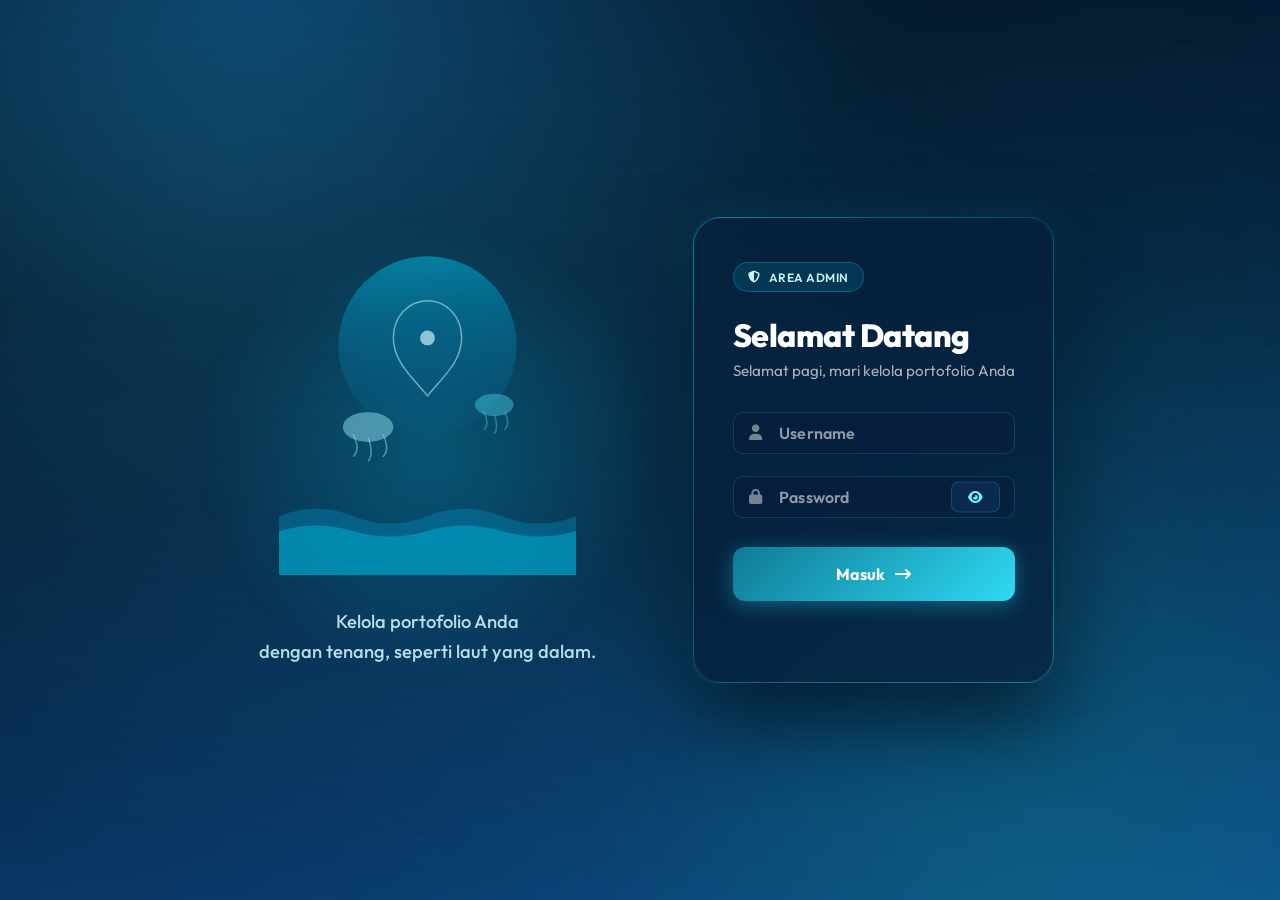
<file: Frontend/admin/akun.html>
<!DOCTYPE html>
<html lang="id">
<head>
    <meta charset="UTF-8">
    <meta name="viewport" content="width=device-width, initial-scale=1.0">
    <title>Akun — Ocean Admin</title>
    <link rel="preconnect" href="https://fonts.googleapis.com">
    <link href="https://fonts.googleapis.com/css2?family=Plus+Jakarta+Sans:wght@300;400;500;600;700;800&family=Inter:wght@300;400;500;600&display=swap" rel="stylesheet">
    <link rel="stylesheet" href="https://cdnjs.cloudflare.com/ajax/libs/font-awesome/6.4.0/css/all.min.css">
    <link rel="stylesheet" href="css/base.css">
</head>
<body>
    <div class="sidebar-overlay" id="sidebarOverlay"></div>
    <aside class="sidebar" id="sidebar">
        <div class="sidebar-logo">
            <div class="sidebar-logo-icon">🌊</div>
            <div class="sidebar-logo-text"><strong>Portfolio</strong><small>Admin Panel</small></div>
        </div>
        <div class="sidebar-profile">
            <div class="sidebar-avatar">A</div>
            <div class="sidebar-profile-info">
                <div class="sidebar-profile-name">Administrator</div>
                <div class="sidebar-profile-role">Super Admin</div>
            </div>
            <div class="sidebar-status"></div>
        </div>
        <nav>
            <span class="nav-section-label">Navigation</span>
            <a href="dashboard.html"><span class="nav-icon"><i class="fas fa-gauge-high"></i></span>Dashboard</a>
            <a href="profiles.html"><span class="nav-icon"><i class="fas fa-user-circle"></i></span>Profil</a>
            <a href="akun.html" class="active"><span class="nav-icon"><i class="fas fa-shield-halved"></i></span>Akun</a>
            <div class="sidebar-divider"></div>
            <span class="nav-section-label">Content</span>
            <a href="experience.html"><span class="nav-icon"><i class="fas fa-briefcase"></i></span>Experience</a>
            <a href="projects.html"><span class="nav-icon"><i class="fas fa-folder-open"></i></span>Projects</a>
            <a href="skills.html"><span class="nav-icon"><i class="fas fa-code"></i></span>Skills</a>
        </nav>
        <div class="sidebar-footer">
            <a href="../../index.html"><i class="fas fa-arrow-up-right-from-square" style="color:var(--cyan-400)"></i>Lihat Website</a>
        </div>
    </aside>

    <main class="content">
        <nav class="top-nav">
            <div class="page-title-wrap" style="display:flex;align-items:center;gap:14px">
                <button class="mobile-menu-btn" id="mobileMenuBtn"><i class="fas fa-bars"></i></button>
                <div>
                    <h2>Akun</h2>
                    <div class="page-breadcrumb">Admin / <span>Keamanan Akun</span></div>
                </div>
            </div>
            <div class="top-nav-right">
                <button id="logoutBtn"><i class="fas fa-right-from-bracket"></i> Logout</button>
            </div>
        </nav>

        <div style="max-width:500px">
            <form id="passwordForm" class="panel form-grid">
                <div style="margin-bottom:4px">
                    <div style="display:flex;align-items:center;gap:12px;margin-bottom:6px">
                        <div style="width:42px;height:42px;background:linear-gradient(135deg,rgba(244,63,94,0.15),rgba(244,63,94,0.05));border:1px solid rgba(244,63,94,0.2);border-radius:12px;display:flex;align-items:center;justify-content:center;font-size:18px;flex-shrink:0">
                            🔐
                        </div>
                        <div>
                            <h3 style="font-family:'Plus Jakarta Sans',sans-serif;font-size:16px;font-weight:700;color:var(--text)">Ganti Password Admin</h3>
                            <p style="font-size:12px;color:var(--text-muted);margin-top:2px">Pastikan password baru cukup kuat dan aman.</p>
                        </div>
                    </div>
                </div>

                <label>Password Lama
                    <div style="position:relative">
                        <input id="oldPassword" type="password" required placeholder="Masukkan password lama" style="padding-right:44px">
                    </div>
                </label>

                <label>Password Baru
                    <div style="position:relative">
                        <input id="newPassword" type="password" required placeholder="Masukkan password baru" style="padding-right:44px">
                    </div>
                </label>

                <div style="background:rgba(245,158,11,0.08);border:1px solid rgba(245,158,11,0.2);border-radius:10px;padding:12px 14px;display:flex;align-items:flex-start;gap:10px">
                    <i class="fas fa-triangle-exclamation" style="color:#f59e0b;margin-top:1px;font-size:13px;flex-shrink:0"></i>
                    <p style="font-size:12px;color:#fbbf24;line-height:1.5">Gunakan minimal 8 karakter dengan kombinasi huruf besar, angka, dan simbol untuk keamanan optimal.</p>
                </div>

                <button type="submit">
                    <i class="fas fa-lock"></i> Perbarui Password
                </button>
                <p id="passwordMessage" class="message"></p>
            </form>
        </div>
    </main>

    <script src="js/base.js"></script>
    <script src="js/akun.js"></script>
    <script>
        const sidebar = document.getElementById('sidebar');
        const overlay = document.getElementById('sidebarOverlay');
        document.getElementById('mobileMenuBtn').addEventListener('click', () => {
            sidebar.classList.toggle('open'); overlay.classList.toggle('active');
        });
        overlay.addEventListener('click', () => { sidebar.classList.remove('open'); overlay.classList.remove('active'); });
    </script>
</body>
</html>
</file>
<file: Frontend/admin/css/base.css>
/* =========================================================
   OCEAN LUXURY — Design System
   ========================================================= */
@import url('https://fonts.googleapis.com/css2?family=Plus+Jakarta+Sans:wght@300;400;500;600;700;800&family=Inter:wght@300;400;500;600&display=swap');

:root {
  /* Ocean Palette */
  --ocean-900: #03101f;
  --ocean-800: #061f3c;
  --ocean-700: #0a1f3d;
  --ocean-600: #0d2b52;
  --ocean-500: #0e3a6e;
  --ocean-400: #1a5fa0;
  --ocean-300: #2480c8;
  --ocean-200: #38b2f0;
  --ocean-100: #90d8f7;
  --ocean-50:  #e0f4fe;

  --cyan-500: #2fd9f2;
  --cyan-400: #2fd9f2;
  --cyan-300: #7aedf7;
  --teal-500: #0fb88f;
  --emerald-500: #0fb88f;
  --emerald-400: #0fb88f;

  /* Glass System */
  --glass-bg: rgba(13, 43, 82, 0.45);
  --glass-border: rgba(56, 178, 240, 0.18);
  --glass-highlight: rgba(255,255,255,0.07);
  --glass-shine: rgba(144, 216, 247, 0.12);

  /* Semantic */
  --bg: var(--ocean-900);
  --surface: var(--glass-bg);
  --surface-hover: rgba(13, 43, 82, 0.65);
  --text: #e8f4fd;
  --text-muted: #7ab8d8;
  --text-subtle: #4a8aad;
  --border: var(--glass-border);
  --primary: #0f7a96;
  --primary-glow: rgba(47, 217, 242, 0.3);
  --danger: #f43f5e;
  --danger-glow: rgba(244, 63, 94, 0.35);
  --success: #10b981;
  --warning: #f59e0b;

  /* Sidebar */
  --sidebar-w: 260px;

  /* Shadows */
  --shadow-sm: 0 2px 8px rgba(2,9,23,0.4);
  --shadow-md: 0 8px 32px rgba(2,9,23,0.6), 0 0 0 1px rgba(56,178,240,0.08);
  --shadow-lg: 0 16px 64px rgba(2,9,23,0.8), 0 0 0 1px rgba(56,178,240,0.1);
  --shadow-glow: 0 0 32px rgba(36,128,200,0.25);

  /* Radius */
  --r-sm: 8px;
  --r-md: 12px;
  --r-lg: 18px;
  --r-xl: 24px;

  /* Transitions */
  --ease: cubic-bezier(0.23, 1, 0.32, 1);
  --ease-spring: cubic-bezier(0.34, 1.56, 0.64, 1);

  font-family: 'Inter', 'Plus Jakarta Sans', system-ui, sans-serif;
}

/* ── Reset ── */
*, *::before, *::after { box-sizing: border-box; margin: 0; padding: 0; }
html { scroll-behavior: smooth; }

body {
  min-height: 100vh;
  background: var(--ocean-900);
  color: var(--text);
  display: grid;
  grid-template-columns: var(--sidebar-w) 1fr;
  grid-template-rows: 1fr;
  position: relative;
  overflow-x: hidden;
}

/* ── Ocean Background ── */
body::before {
  content: '';
  position: fixed;
  inset: 0;
  background:
    radial-gradient(ellipse 80% 60% at 20% 0%, rgba(12,77,140,0.55) 0%, transparent 60%),
    radial-gradient(ellipse 60% 80% at 80% 100%, rgba(15,184,143,0.12) 0%, transparent 55%),
    radial-gradient(ellipse 40% 40% at 50% 50%, rgba(6,31,60,0.8) 0%, transparent 70%),
    linear-gradient(165deg, #03101f 0%, #061f3c 45%, #0c4d8c 100%);
  pointer-events: none;
  z-index: 0;
}

/* Subtle animated depth lines */
body::after {
  content: '';
  position: fixed;
  inset: 0;
  background-image:
    repeating-linear-gradient(0deg, transparent, transparent 60px, rgba(56,178,240,0.025) 60px, rgba(56,178,240,0.025) 61px);
  pointer-events: none;
  z-index: 0;
}

/* =========================================================
   SIDEBAR
   ========================================================= */
.sidebar {
  position: fixed;
  top: 0; left: 0;
  width: var(--sidebar-w);
  height: 100vh;
  background: rgba(7,20,40,0.7);
  backdrop-filter: blur(24px) saturate(180%);
  -webkit-backdrop-filter: blur(24px) saturate(180%);
  border-right: 1px solid rgba(56,178,240,0.12);
  display: flex;
  flex-direction: column;
  z-index: 100;
  padding: 0;
  overflow: hidden;
}

.sidebar::before {
  content: '';
  position: absolute;
  top: 0; left: 0; right: 0;
  height: 1px;
  background: linear-gradient(90deg, transparent, rgba(56,178,240,0.5), transparent);
}

/* Logo Area */
.sidebar-logo {
  padding: 28px 24px 20px;
  display: flex;
  align-items: center;
  gap: 12px;
  border-bottom: 1px solid rgba(56,178,240,0.08);
}

.sidebar-logo-icon {
  width: 38px; height: 38px;
  background: linear-gradient(135deg, #2480c8, #06b6d4);
  border-radius: 10px;
  display: flex; align-items: center; justify-content: center;
  font-size: 18px;
  box-shadow: 0 0 20px rgba(36,128,200,0.5);
  flex-shrink: 0;
  animation: logoFloat 4s ease-in-out infinite;
}

@keyframes logoFloat {
  0%, 100% { transform: translateY(0); box-shadow: 0 0 20px rgba(36,128,200,0.5); }
  50% { transform: translateY(-3px); box-shadow: 0 8px 28px rgba(36,128,200,0.7); }
}

.sidebar-logo-text {
  display: flex; flex-direction: column;
}

.sidebar-logo-text strong {
  font-family: 'Plus Jakarta Sans', sans-serif;
  font-size: 16px; font-weight: 800;
  color: #e8f4fd;
  letter-spacing: -0.3px;
  line-height: 1;
}

.sidebar-logo-text small {
  font-size: 10px; font-weight: 500;
  color: var(--cyan-400);
  letter-spacing: 1.5px;
  text-transform: uppercase;
  margin-top: 3px;
}

/* Profile Mini */
.sidebar-profile {
  padding: 16px 20px;
  display: flex;
  align-items: center;
  gap: 12px;
  border-bottom: 1px solid rgba(56,178,240,0.08);
}

.sidebar-avatar {
  width: 36px; height: 36px;
  background: linear-gradient(135deg, #1a5fa0, #06b6d4);
  border-radius: 50%;
  display: flex; align-items: center; justify-content: center;
  font-size: 14px; font-weight: 700; color: #fff;
  border: 2px solid rgba(56,178,240,0.3);
  flex-shrink: 0;
}

.sidebar-profile-info {
  flex: 1; overflow: hidden;
}

.sidebar-profile-name {
  font-size: 13px; font-weight: 600; color: var(--text);
  white-space: nowrap; overflow: hidden; text-overflow: ellipsis;
}

.sidebar-profile-role {
  font-size: 11px; color: var(--text-muted);
  margin-top: 1px;
}

.sidebar-status {
  width: 8px; height: 8px;
  background: var(--emerald-400);
  border-radius: 50%;
  box-shadow: 0 0 6px rgba(52,211,153,0.8);
  flex-shrink: 0;
  animation: pulse 2s ease-in-out infinite;
}

@keyframes pulse {
  0%, 100% { opacity: 1; transform: scale(1); }
  50% { opacity: 0.6; transform: scale(0.85); }
}

/* Nav */
.sidebar nav {
  flex: 1;
  padding: 16px 12px;
  display: flex;
  flex-direction: column;
  gap: 3px;
  overflow-y: auto;
}

.nav-section-label {
  font-size: 10px; font-weight: 600;
  color: var(--text-subtle);
  letter-spacing: 1.8px;
  text-transform: uppercase;
  padding: 12px 12px 6px;
}

.sidebar nav a {
  display: flex;
  align-items: center;
  gap: 11px;
  padding: 10px 12px;
  border-radius: var(--r-sm);
  text-decoration: none;
  color: var(--text-muted);
  font-size: 14px; font-weight: 500;
  position: relative;
  transition: all 0.2s var(--ease);
  overflow: hidden;
}

.sidebar nav a::before {
  content: '';
  position: absolute;
  inset: 0;
  background: rgba(36,128,200,0.08);
  opacity: 0;
  border-radius: var(--r-sm);
  transition: opacity 0.2s;
}

.sidebar nav a:hover {
  color: var(--ocean-100);
  transform: translateX(3px);
}

.sidebar nav a:hover::before { opacity: 1; }

.sidebar nav a.active {
  background: linear-gradient(135deg, rgba(36,128,200,0.25), rgba(6,182,212,0.15));
  color: var(--cyan-300);
  border: 1px solid rgba(56,178,240,0.2);
  box-shadow: 0 0 16px rgba(36,128,200,0.15), inset 0 1px 0 rgba(255,255,255,0.05);
}

.sidebar nav a.active::after {
  content: '';
  position: absolute;
  left: 0; top: 20%; bottom: 20%;
  width: 3px;
  background: linear-gradient(180deg, #2480c8, #06b6d4);
  border-radius: 0 2px 2px 0;
  box-shadow: 0 0 8px rgba(36,128,200,0.7);
}

.nav-icon {
  font-size: 15px; width: 20px; text-align: center;
  flex-shrink: 0;
}

.nav-badge {
  margin-left: auto;
  background: var(--primary);
  color: #fff;
  font-size: 10px; font-weight: 700;
  padding: 2px 7px;
  border-radius: 20px;
  box-shadow: 0 0 8px var(--primary-glow);
}

/* Sidebar divider */
.sidebar-divider {
  height: 1px;
  background: linear-gradient(90deg, transparent, rgba(56,178,240,0.15), transparent);
  margin: 8px 12px;
}

/* Sidebar footer */
.sidebar-footer {
  padding: 12px;
  border-top: 1px solid rgba(56,178,240,0.08);
}

.sidebar-footer a {
  display: flex; align-items: center; gap: 10px;
  padding: 10px 12px;
  border-radius: var(--r-sm);
  color: var(--text-muted);
  font-size: 14px; font-weight: 500;
  text-decoration: none;
  transition: all 0.2s var(--ease);
}

.sidebar-footer a:hover {
  background: rgba(56,178,240,0.08);
  color: var(--cyan-300);
  transform: translateX(3px);
}

/* =========================================================
   MAIN CONTENT
   ========================================================= */
.content {
  grid-column: 2;
  min-height: 100vh;
  padding: 0 32px 40px;
  position: relative;
  z-index: 1;
}

/* =========================================================
   NAVBAR (Top Header)
   ========================================================= */
.top-nav {
  position: sticky; top: 0;
  display: flex; align-items: center; justify-content: space-between;
  gap: 20px;
  padding: 16px 0;
  margin-bottom: 32px;
  border-bottom: 1px solid rgba(56,178,240,0.08);
  background: rgba(2,9,23,0.6);
  backdrop-filter: blur(20px);
  -webkit-backdrop-filter: blur(20px);
  z-index: 50;
}

.top-nav::after {
  content: '';
  position: absolute;
  bottom: -1px; left: -32px; right: -32px;
  height: 1px;
  background: linear-gradient(90deg, transparent, rgba(56,178,240,0.2), transparent);
}

.page-title-wrap h2 {
  font-family: 'Plus Jakarta Sans', sans-serif;
  font-size: 22px; font-weight: 700;
  color: var(--text);
  letter-spacing: -0.4px;
  line-height: 1.2;
}

.page-breadcrumb {
  font-size: 12px; color: var(--text-subtle);
  margin-top: 2px;
}

.page-breadcrumb span { color: var(--cyan-400); }

.top-nav-right {
  display: flex; align-items: center; gap: 12px;
}

/* Glass search */
.nav-search {
  display: flex; align-items: center; gap: 8px;
  background: rgba(13,43,82,0.5);
  border: 1px solid rgba(56,178,240,0.15);
  border-radius: 10px;
  padding: 8px 14px;
  transition: all 0.25s var(--ease);
}

.nav-search:focus-within {
  background: rgba(13,43,82,0.8);
  border-color: rgba(56,178,240,0.4);
  box-shadow: 0 0 0 3px rgba(36,128,200,0.15);
}

.nav-search i { color: var(--text-subtle); font-size: 13px; }

.nav-search input {
  background: none; border: none; outline: none;
  color: var(--text);
  font-size: 13px; width: 160px;
  font-family: inherit;
}

.nav-search input::placeholder { color: var(--text-subtle); }

/* Icon buttons */
.nav-icon-btn {
  width: 38px; height: 38px;
  background: rgba(13,43,82,0.5);
  border: 1px solid rgba(56,178,240,0.15);
  border-radius: 10px;
  display: flex; align-items: center; justify-content: center;
  color: var(--text-muted); font-size: 14px;
  cursor: pointer;
  transition: all 0.2s var(--ease);
  position: relative;
}

.nav-icon-btn:hover {
  background: rgba(36,128,200,0.2);
  border-color: rgba(56,178,240,0.35);
  color: var(--cyan-300);
  box-shadow: 0 0 12px rgba(36,128,200,0.2);
}

.nav-dot {
  position: absolute; top: 7px; right: 7px;
  width: 7px; height: 7px;
  background: var(--cyan-400);
  border-radius: 50%;
  border: 1.5px solid var(--ocean-900);
  box-shadow: 0 0 6px rgba(34,211,238,0.8);
}

/* Logout button */
#logoutBtn {
  display: flex; align-items: center; gap: 8px;
  background: rgba(244,63,94,0.1);
  border: 1px solid rgba(244,63,94,0.2);
  color: #fb7185;
  font-size: 13px; font-weight: 500;
  padding: 8px 16px;
  border-radius: 10px;
  cursor: pointer;
  transition: all 0.2s var(--ease);
  font-family: inherit;
}

#logoutBtn:hover {
  background: rgba(244,63,94,0.2);
  border-color: rgba(244,63,94,0.4);
  box-shadow: 0 0 16px rgba(244,63,94,0.2);
  transform: translateY(-1px);
}

/* =========================================================
   GLASS PANEL / CARD
   ========================================================= */
.panel, .item {
  background: rgba(10,28,52,0.6);
  border: 1px solid rgba(56,178,240,0.12);
  border-radius: var(--r-lg);
  padding: 24px;
  margin-bottom: 16px;
  backdrop-filter: blur(12px);
  -webkit-backdrop-filter: blur(12px);
  position: relative;
  overflow: hidden;
  box-shadow: var(--shadow-md);
  transition: transform 0.25s var(--ease), box-shadow 0.25s var(--ease), border-color 0.25s;
}

.panel::before, .item::before {
  content: '';
  position: absolute;
  inset: 0;
  background: linear-gradient(135deg, rgba(255,255,255,0.04) 0%, transparent 60%);
  pointer-events: none;
  border-radius: inherit;
}

.item:hover {
  transform: translateY(-2px);
  box-shadow: 0 16px 48px rgba(2,9,23,0.7), 0 0 0 1px rgba(56,178,240,0.2);
  border-color: rgba(56,178,240,0.22);
}

.item h3 {
  font-family: 'Plus Jakarta Sans', sans-serif;
  font-size: 15px; font-weight: 700;
  color: var(--text);
  margin-bottom: 6px;
}

.item p {
  font-size: 13px; color: var(--text-muted);
  line-height: 1.6;
}

/* =========================================================
   STATS GRID
   ========================================================= */
.stats-grid {
  display: grid;
  grid-template-columns: repeat(auto-fit, minmax(200px, 1fr));
  gap: 16px;
  margin-bottom: 24px;
}

.stat {
  background: rgba(10,28,52,0.6);
  border: 1px solid rgba(56,178,240,0.12);
  border-radius: var(--r-lg);
  padding: 22px 24px;
  backdrop-filter: blur(12px);
  position: relative;
  overflow: hidden;
  transition: transform 0.25s var(--ease), box-shadow 0.25s var(--ease);
  box-shadow: var(--shadow-sm);
}

.stat::after {
  content: '';
  position: absolute;
  top: 0; right: 0;
  width: 80px; height: 80px;
  background: radial-gradient(circle, rgba(36,128,200,0.12), transparent 70%);
  pointer-events: none;
}

.stat:hover {
  transform: translateY(-3px);
  box-shadow: 0 12px 36px rgba(2,9,23,0.6), 0 0 24px rgba(36,128,200,0.12);
}

.stat span {
  display: block;
  font-size: 12px; font-weight: 600;
  color: var(--text-subtle);
  text-transform: uppercase;
  letter-spacing: 1px;
  margin-bottom: 8px;
}

.stat strong {
  display: block;
  font-family: 'Plus Jakarta Sans', sans-serif;
  font-size: 36px; font-weight: 800;
  color: var(--text);
  letter-spacing: -1px;
  line-height: 1;
  background: linear-gradient(135deg, #e8f4fd, #90d8f7);
  -webkit-background-clip: text;
  -webkit-text-fill-color: transparent;
  background-clip: text;
}

/* =========================================================
   FORMS — Ocean Premium
   ========================================================= */
.form-grid {
  display: grid;
  gap: 20px;
  max-width: 680px;
}

label {
  display: flex;
  flex-direction: column;
  gap: 8px;
  font-size: 13px; font-weight: 600;
  color: var(--text-muted);
  letter-spacing: 0.2px;
}

input:not([type=file]):not([type=hidden]):not([type=checkbox]):not([type=radio]),
textarea, select {
  width: 100%;
  background: rgba(7,20,40,0.7);
  border: 1px solid rgba(56,178,240,0.18);
  border-radius: var(--r-sm);
  padding: 11px 14px;
  color: var(--text);
  font: inherit;
  font-size: 14px;
  transition: all 0.22s var(--ease);
  outline: none;
}

input:not([type=file]):not([type=hidden]):not([type=checkbox]):not([type=radio]):focus,
textarea:focus, select:focus {
  border-color: rgba(36,128,200,0.6);
  background: rgba(13,43,82,0.7);
  box-shadow: 0 0 0 3px rgba(36,128,200,0.15), 0 0 16px rgba(36,128,200,0.1);
}

input::placeholder, textarea::placeholder { color: var(--text-subtle); }

select option { background: #0a1f3d; color: var(--text); }

textarea { min-height: 110px; resize: vertical; }

input[type=file] {
  color: var(--text-muted);
  font-size: 13px;
  padding: 8px 0;
}

/* =========================================================
   BUTTONS
   ========================================================= */
button, .button-link {
  display: inline-flex;
  align-items: center;
  justify-content: center;
  gap: 8px;
  border: none;
  border-radius: var(--r-sm);
  cursor: pointer;
  font: inherit;
  font-size: 14px; font-weight: 600;
  padding: 10px 20px;
  transition: all 0.22s var(--ease);
  position: relative;
  overflow: hidden;
  letter-spacing: 0.1px;
  text-decoration: none;
}

button::after, .button-link::after {
  content: '';
  position: absolute;
  inset: 0;
  background: linear-gradient(135deg, rgba(255,255,255,0.1) 0%, transparent 50%);
  opacity: 0;
  transition: opacity 0.2s;
  border-radius: inherit;
}

button:hover::after, .button-link:hover::after { opacity: 1; }

/* Primary */
button[type=submit]:not(.secondary):not(.danger),
.button-link:not(.secondary):not(.danger) {
  background: linear-gradient(135deg, #2480c8 0%, #06b6d4 100%);
  color: #fff;
  box-shadow: 0 4px 16px rgba(36,128,200,0.4);
}

button[type=submit]:not(.secondary):not(.danger):hover,
.button-link:not(.secondary):not(.danger):hover {
  transform: translateY(-2px);
  box-shadow: 0 8px 28px rgba(36,128,200,0.55);
}

button[type=submit]:not(.secondary):not(.danger):active { transform: translateY(0); }

button.secondary {
  background: rgba(13,43,82,0.8);
  border: 1px solid rgba(56,178,240,0.2);
  color: var(--text-muted);
}

button.secondary:hover {
  background: rgba(36,128,200,0.15);
  border-color: rgba(56,178,240,0.4);
  color: var(--cyan-300);
  transform: translateY(-1px);
}

button.danger {
  background: rgba(244,63,94,0.1);
  border: 1px solid rgba(244,63,94,0.2);
  color: #fb7185;
}

button.danger:hover {
  background: rgba(244,63,94,0.25);
  border-color: rgba(244,63,94,0.45);
  box-shadow: 0 4px 16px rgba(244,63,94,0.25);
  transform: translateY(-1px);
}

/* =========================================================
   LIST (items)
   ========================================================= */
.list { display: grid; gap: 12px; }

.item-actions {
  display: flex; gap: 8px;
  margin-top: 14px;
  padding-top: 14px;
  border-top: 1px solid rgba(56,178,240,0.08);
}

/* =========================================================
   PAGE HEADER
   ========================================================= */
.page-header {
  display: flex; align-items: center; justify-content: space-between;
  gap: 16px;
  margin-bottom: 28px;
}

.page-header h2 {
  font-family: 'Plus Jakarta Sans', sans-serif;
  font-size: 22px; font-weight: 700;
  color: var(--text);
  letter-spacing: -0.4px;
}

/* =========================================================
   MESSAGE
   ========================================================= */
.message {
  font-size: 13px;
  min-height: 20px;
  color: var(--text-muted);
  padding: 8px 12px;
  border-radius: 8px;
  transition: all 0.3s;
}

.message:not(:empty) {
  background: rgba(36,128,200,0.1);
  border: 1px solid rgba(56,178,240,0.2);
  color: var(--cyan-300);
}

/* =========================================================
   AUTH PAGE (Login)
   ========================================================= */
body.auth-page {
  grid-template-columns: 1fr;
  place-items: center;
}

.auth-card {
  width: min(420px, calc(100vw - 32px));
  background: rgba(10,28,52,0.7);
  border: 1px solid rgba(56,178,240,0.2);
  border-radius: var(--r-xl);
  padding: 32px;
  display: grid;
  gap: 16px;
  backdrop-filter: blur(24px);
  box-shadow: var(--shadow-lg), var(--shadow-glow);
}

/* =========================================================
   SECTION HEADING
   ========================================================= */
.section-title {
  font-family: 'Plus Jakarta Sans', sans-serif;
  font-size: 16px; font-weight: 700;
  color: var(--text);
  margin-bottom: 16px;
  display: flex; align-items: center; gap: 10px;
}

.section-title::after {
  content: '';
  flex: 1; height: 1px;
  background: linear-gradient(90deg, rgba(56,178,240,0.2), transparent);
}

/* =========================================================
   BADGE
   ========================================================= */
.badge {
  display: inline-flex; align-items: center; gap: 5px;
  padding: 3px 10px;
  border-radius: 20px;
  font-size: 11px; font-weight: 600;
  letter-spacing: 0.3px;
}

.badge-primary {
  background: rgba(36,128,200,0.15);
  border: 1px solid rgba(56,178,240,0.25);
  color: var(--cyan-300);
}

.badge-success {
  background: rgba(16,185,129,0.12);
  border: 1px solid rgba(16,185,129,0.25);
  color: var(--emerald-400);
}

/* =========================================================
   CUSTOM SCROLLBAR
   ========================================================= */
::-webkit-scrollbar { width: 5px; }
::-webkit-scrollbar-track { background: transparent; }
::-webkit-scrollbar-thumb {
  background: rgba(56,178,240,0.2);
  border-radius: 10px;
}
::-webkit-scrollbar-thumb:hover { background: rgba(56,178,240,0.4); }

/* =========================================================
   UPLOAD STATUS
   ========================================================= */
small#photoUploadStatus, small#imageUploadStatus {
  font-size: 12px; color: var(--text-muted);
  margin-top: 4px;
}

/* =========================================================
   ANIMATION UTILITIES
   ========================================================= */
@keyframes fadeSlideUp {
  from { opacity: 0; transform: translateY(16px); }
  to   { opacity: 1; transform: translateY(0); }
}

@keyframes fadeIn {
  from { opacity: 0; }
  to   { opacity: 1; }
}

@keyframes shimmer {
  from { background-position: -200% center; }
  to   { background-position: 200% center; }
}

.animate-in {
  animation: fadeSlideUp 0.45s var(--ease) both;
}

.panel, .item, .stat { animation: fadeSlideUp 0.45s var(--ease) both; }

/* Stagger children */
.list > *:nth-child(1) { animation-delay: 0.05s; }
.list > *:nth-child(2) { animation-delay: 0.1s; }
.list > *:nth-child(3) { animation-delay: 0.15s; }
.list > *:nth-child(4) { animation-delay: 0.2s; }
.list > *:nth-child(5) { animation-delay: 0.25s; }

.stats-grid > *:nth-child(1) { animation-delay: 0.05s; }
.stats-grid > *:nth-child(2) { animation-delay: 0.12s; }
.stats-grid > *:nth-child(3) { animation-delay: 0.19s; }
.stats-grid > *:nth-child(4) { animation-delay: 0.26s; }

/* =========================================================
   RESPONSIVE
   ========================================================= */
@media (max-width: 900px) {
  body { grid-template-columns: 1fr; }

  .sidebar {
    position: fixed;
    transform: translateX(-100%);
    transition: transform 0.3s var(--ease);
    z-index: 200;
    width: 280px;
  }

  .sidebar.open { transform: translateX(0); }

  .content { grid-column: 1; padding: 0 16px 40px; }

  .top-nav { padding: 14px 0; }

  .mobile-menu-btn {
    display: flex !important;
  }
}

.mobile-menu-btn {
  display: none;
  width: 38px; height: 38px;
  background: rgba(13,43,82,0.5);
  border: 1px solid rgba(56,178,240,0.15);
  border-radius: 10px;
  align-items: center; justify-content: center;
  color: var(--text-muted);
  cursor: pointer;
  font-size: 16px;
}

/* Mobile overlay */
.sidebar-overlay {
  display: none;
  position: fixed; inset: 0;
  background: rgba(2,9,23,0.7);
  z-index: 190;
  backdrop-filter: blur(4px);
}

.sidebar-overlay.active { display: block; }

/* Upload area styling */
input[type=file] {
  background: rgba(7,20,40,0.5);
  border: 1.5px dashed rgba(56,178,240,0.25);
  border-radius: var(--r-sm);
  padding: 10px 14px;
  color: var(--text-muted);
  cursor: pointer;
}

input[type=file]:hover {
  border-color: rgba(56,178,240,0.45);
  background: rgba(13,43,82,0.5);
}

/* Upload button in form */
button[type=button] {
  background: rgba(13,43,82,0.8);
  border: 1px solid rgba(56,178,240,0.25);
  color: var(--cyan-300);
  font-size: 13px;
  padding: 8px 16px;
}

button[type=button]:hover {
  background: rgba(36,128,200,0.2);
  border-color: rgba(56,178,240,0.45);
  transform: translateY(-1px);
}

/* Reset button specifically */
#resetBtn {
  background: rgba(13,43,82,0.6);
  border: 1px solid rgba(56,178,240,0.15);
  color: var(--text-muted);
}

#resetBtn:hover {
  background: rgba(36,128,200,0.1);
  color: var(--cyan-300);
}
</file>
<file: Frontend/admin/css/dashboard.css>
/* ── Hero Welcome ── */
.hero-welcome {
    position: relative;
    background: linear-gradient(135deg, rgba(13,43,82,0.7) 0%, rgba(6,182,212,0.08) 100%);
    border: 1px solid rgba(56,178,240,0.14);
    border-radius: 20px;
    padding: 36px 40px;
    margin-bottom: 24px;
    overflow: hidden;
    backdrop-filter: blur(12px);
    animation: fadeSlideUp 0.5s var(--ease) both;
}

.hero-welcome::before {
    content: '';
    position: absolute;
    inset: 0;
    background: linear-gradient(135deg, rgba(255,255,255,0.04) 0%, transparent 60%);
    pointer-events: none;
}

.hero-content { position: relative; z-index: 2; }

.hero-greeting {
    font-size: 13px; font-weight: 600;
    color: var(--cyan-400);
    letter-spacing: 1px;
    text-transform: uppercase;
    margin-bottom: 10px;
}

.hero-title {
    font-family: 'Plus Jakarta Sans', sans-serif;
    font-size: 28px; font-weight: 800;
    color: var(--text);
    letter-spacing: -0.8px;
    line-height: 1.2;
    margin-bottom: 10px;
}

.hero-accent {
    background: linear-gradient(135deg, #2480c8, #06b6d4);
    -webkit-background-clip: text;
    -webkit-text-fill-color: transparent;
    background-clip: text;
}

.hero-sub {
    font-size: 15px; color: var(--text-muted);
    max-width: 460px;
    line-height: 1.6;
}

/* Decoration rings */
.hero-decoration {
    position: absolute;
    right: 60px; top: 50%;
    transform: translateY(-50%);
}

.hero-ring {
    position: absolute;
    border-radius: 50%;
    border: 1px solid rgba(56,178,240,0.15);
    top: 50%; left: 50%;
    transform: translate(-50%, -50%);
    animation: ringPulse 4s ease-in-out infinite;
}

.hero-ring-1 { width: 80px; height: 80px; background: rgba(36,128,200,0.08); animation-delay: 0s; }
.hero-ring-2 { width: 130px; height: 130px; animation-delay: 0.8s; }
.hero-ring-3 { width: 180px; height: 180px; animation-delay: 1.6s; opacity: 0.5; }

@keyframes ringPulse {
    0%, 100% { opacity: 0.4; transform: translate(-50%, -50%) scale(1); }
    50% { opacity: 0.8; transform: translate(-50%, -50%) scale(1.04); }
}

/* Dashboard grid */
.dashboard-grid {
    display: grid;
    grid-template-columns: 1fr 340px;
    gap: 16px;
    margin-bottom: 16px;
}

@media (max-width: 1024px) {
    .dashboard-grid { grid-template-columns: 1fr; }
    .hero-decoration { display: none; }
}

/* Overview chart */
.overview-chart {
    display: flex;
    align-items: center;
    gap: 20px;
    margin-bottom: 20px;
    padding-bottom: 20px;
    border-bottom: 1px solid rgba(56,178,240,0.08);
}

.chart-legend { flex: 1; display: flex; flex-direction: column; gap: 10px; }

.legend-item {
    display: flex; align-items: center; gap: 8px;
}

.legend-dot {
    width: 8px; height: 8px;
    border-radius: 50%;
    flex-shrink: 0;
}

.legend-label { font-size: 12px; color: var(--text-muted); flex: 1; }

.legend-val {
    font-size: 14px; font-weight: 700;
    color: var(--text);
    font-family: 'Plus Jakarta Sans', sans-serif;
}

/* Quick links */
.quick-links {
    display: grid;
    grid-template-columns: 1fr 1fr;
    gap: 8px;
}

.quick-link {
    display: flex; align-items: center; gap: 9px;
    padding: 10px 12px;
    background: rgba(13,43,82,0.5);
    border: 1px solid rgba(56,178,240,0.12);
    border-radius: 10px;
    text-decoration: none;
    color: var(--text-muted);
    font-size: 12px; font-weight: 500;
    transition: all 0.2s var(--ease);
}

.quick-link:hover {
    background: rgba(36,128,200,0.15);
    border-color: rgba(56,178,240,0.3);
    color: var(--cyan-300);
    transform: translateY(-2px);
}

.quick-link i { font-size: 13px; color: var(--cyan-400); }

/* System status */
.system-grid {
    display: grid;
    grid-template-columns: repeat(auto-fit, minmax(180px, 1fr));
    gap: 16px;
}

.sys-item {
    display: flex; align-items: center; gap: 14px;
    padding: 14px 16px;
    background: rgba(7,20,40,0.5);
    border: 1px solid rgba(56,178,240,0.1);
    border-radius: 12px;
}

.sys-icon {
    width: 38px; height: 38px;
    border-radius: 10px;
    display: flex; align-items: center; justify-content: center;
    font-size: 16px;
    flex-shrink: 0;
}

.sys-label { font-size: 13px; font-weight: 600; color: var(--text); }
.sys-status { font-size: 11px; font-weight: 600; margin-top: 2px; }
.sys-status.ok { color: var(--emerald-400); }
</file>
<file: Frontend/admin/css/login.css>
/* =========================================
   OCEAN LUXURY — LOGIN EXPERIENCE
   Overrides base.css for the login (.auth-page) view only.
   Tidak mengubah ID/struktur yang dipakai login.js.
   ========================================= */
:root {
  --ol-deep: #021B3A;
  --ol-navy: #0B3D91;
  --ol-blue: #0077B6;
  --ol-azure: #0096C7;
  --ol-cyan: #00B4D8;
  --ol-aqua: #48CAE4;
  --ol-light: #90E0EF;
  --ol-foam: #CAF0F8;
  --ol-ease: cubic-bezier(0.16, 1, 0.3, 1);
  --ol-bounce: cubic-bezier(0.34, 1.56, 0.64, 1);
}

body.auth-page {
  display: block;
  grid-template-columns: none;
  min-height: 100vh;
  margin: 0;
  background: #03101f;
  font-family: "Outfit", "Inter", system-ui, sans-serif;
  position: relative;
  overflow-x: hidden;
}

/* ---------- Animated ocean background ---------- */
.ocean-bg {
  position: fixed;
  inset: 0;
  z-index: 0;
  overflow: hidden;
  background:
    radial-gradient(ellipse 80% 60% at 20% 0%, rgba(12,77,140,0.55) 0%, transparent 60%),
    radial-gradient(ellipse 60% 80% at 80% 100%, rgba(15,184,143,0.12) 0%, transparent 55%),
    radial-gradient(ellipse 40% 40% at 50% 50%, rgba(6,31,60,0.8) 0%, transparent 70%),
    linear-gradient(165deg, #03101f 0%, #061f3c 45%, #0c4d8c 100%);
}

.ocean-bg .aurora {
  position: absolute;
  inset: -30%;
  background:
    radial-gradient(circle at 30% 30%, rgba(47,217,242,0.18), transparent 40%),
    radial-gradient(circle at 70% 60%, rgba(15,184,143,0.12), transparent 45%);
  filter: blur(50px);
  animation: auroraShift 16s ease-in-out infinite alternate;
}

@keyframes auroraShift {
  0%   { transform: translate(0,0) scale(1); }
  50%  { transform: translate(4%, -3%) scale(1.1); }
  100% { transform: translate(-3%, 4%) scale(1.02); }
}

.ocean-bg .bubble {
  position: absolute;
  bottom: -10%;
  left: var(--x, 50%);
  width: var(--s, 14px);
  height: var(--s, 14px);
  border-radius: 50%;
  background: radial-gradient(circle at 30% 30%, rgba(255,255,255,0.55), rgba(0,180,216,0.05) 70%);
  border: 1px solid rgba(255,255,255,0.25);
  animation: olBubbleRise var(--d, 11s) linear infinite;
  animation-delay: var(--delay, 0s);
}

@keyframes olBubbleRise {
  0%   { transform: translateY(0) translateX(0); opacity: 0; }
  10%  { opacity: 0.65; }
  50%  { transform: translateY(-55vh) translateX(12px); }
  90%  { opacity: 0.45; }
  100% { transform: translateY(-108vh) translateX(-12px); opacity: 0; }
}

/* ---------- Shell / split layout ---------- */
.auth-shell {
  position: relative;
  z-index: 1;
  min-height: 100vh;
  display: grid;
  grid-template-columns: 1.1fr 1fr;
  align-items: stretch;
}

/* ---------- Left illustration panel ---------- */
.auth-illustration {
  position: relative;
  display: flex;
  flex-direction: column;
  align-items: center;
  justify-content: center;
  padding: 3rem;
  overflow: hidden;
  animation: olFadeIn 0.9s var(--ol-ease) both;
}

.illustration-glow {
  position: absolute;
  width: 460px;
  height: 460px;
  border-radius: 50%;
  background: radial-gradient(circle, rgba(0,180,216,0.28), transparent 70%);
  filter: blur(10px);
  animation: olPulseGlow 6s ease-in-out infinite;
}

@keyframes olPulseGlow {
  0%, 100% { opacity: 0.6; transform: scale(1); }
  50%      { opacity: 1; transform: scale(1.06); }
}

.ocean-art { width: min(380px, 80%); position: relative; z-index: 1; }

.art-float { animation: olFloatY 5s ease-in-out infinite; transform-origin: center; }
.art-float-slow { animation: olFloatY 7s ease-in-out infinite; animation-delay: 0.5s; transform-origin: center; }
@keyframes olFloatY { 0%, 100% { transform: translateY(0); } 50% { transform: translateY(-10px); } }

.art-pulse { animation: olPulseGlow 5s ease-in-out infinite; }

.art-wave { animation: olWaveShift 7s ease-in-out infinite; }
.art-wave-2 { animation-duration: 9s; animation-delay: 0.5s; }
@keyframes olWaveShift {
  0%, 100% { transform: translateX(0); }
  50%      { transform: translateX(14px); }
}

.illustration-tagline {
  margin-top: 2rem;
  text-align: center;
  color: var(--ol-foam);
  font-size: 1.15rem;
  line-height: 1.6;
  font-weight: 500;
  position: relative;
  z-index: 1;
  opacity: 0.9;
}

/* ---------- Right card panel ---------- */
.auth-card-wrap {
  position: relative;
  z-index: 1;
  display: flex;
  align-items: center;
  justify-content: center;
  padding: 2rem;
}

.auth-card {
  width: min(420px, 100%);
  background: rgba(255, 255, 255, 0.08);
  border: 1px solid rgba(255, 255, 255, 0.18);
  border-radius: 28px;
  padding: 2.75rem 2.4rem;
  display: grid;
  gap: 0;
  backdrop-filter: blur(22px) saturate(160%);
  -webkit-backdrop-filter: blur(22px) saturate(160%);
  box-shadow:
    0 30px 60px -15px rgba(2, 27, 58, 0.55),
    inset 0 1px 0 rgba(255,255,255,0.25),
    inset 0 0 40px rgba(0,180,216,0.06);
  position: relative;
  animation: olCardEnter 0.8s var(--ol-bounce) both;
}

.auth-card::before {
  content: "";
  position: absolute;
  inset: -1px;
  border-radius: 28px;
  padding: 1px;
  background: linear-gradient(135deg, rgba(0,180,216,0.6), rgba(255,255,255,0.05) 40%, rgba(72,202,228,0.4));
  -webkit-mask: linear-gradient(#fff 0 0) content-box, linear-gradient(#fff 0 0);
  -webkit-mask-composite: xor;
  mask-composite: exclude;
  pointer-events: none;
}

@keyframes olCardEnter {
  from { opacity: 0; transform: translateY(36px) scale(0.97); }
  to   { opacity: 1; transform: translateY(0) scale(1); }
}

.auth-card.shake { animation: olCardEnter 0.01s, olShake 0.45s var(--ol-ease); }
@keyframes olShake {
  0%, 100% { transform: translateX(0); }
  20%      { transform: translateX(-8px); }
  40%      { transform: translateX(7px); }
  60%      { transform: translateX(-5px); }
  80%      { transform: translateX(4px); }
}

.auth-badge {
  display: inline-flex;
  align-items: center;
  gap: 0.5rem;
  width: fit-content;
  background: rgba(0, 180, 216, 0.15);
  border: 1px solid rgba(0, 180, 216, 0.35);
  color: var(--ol-foam);
  font-size: 0.75rem;
  font-weight: 600;
  letter-spacing: 0.5px;
  text-transform: uppercase;
  padding: 0.4rem 0.9rem;
  border-radius: 50px;
  margin-bottom: 1.4rem;
}

.auth-card h1 {
  color: white;
  font-size: 2rem;
  font-weight: 800;
  letter-spacing: -0.5px;
  margin: 0 0 0.4rem;
}

.auth-sub {
  color: rgba(255,255,255,0.65);
  font-size: 0.95rem;
  margin: 0 0 2rem;
}

/* ---------- Floating-label inputs ---------- */
.input-group {
  position: relative;
  margin-bottom: 1.4rem;
}

.input-group input {
  width: 100%;
  background: rgba(255,255,255,0.06);
  border: 1px solid rgba(255,255,255,0.18);
  border-radius: 14px;
  padding: 1.15rem 1rem 1.15rem 2.9rem;
  font-size: 1rem;
  font-family: inherit;
  color: white;
  outline: none;
  transition: all 0.3s var(--ol-ease);
}

.input-group input::placeholder { color: transparent; }

.input-group .input-icon {
  position: absolute;
  left: 1rem;
  top: 50%;
  transform: translateY(-50%);
  color: rgba(255,255,255,0.45);
  font-size: 0.95rem;
  transition: color 0.3s var(--ol-ease);
  z-index: 2;
}

.input-group label {
  position: absolute;
  left: 2.9rem;
  top: 50%;
  transform: translateY(-50%);
  color: rgba(255,255,255,0.55);
  font-size: 1rem;
  pointer-events: none;
  transition: all 0.25s var(--ol-ease);
  background: transparent;
  display: block;
}

.input-group input:focus,
.input-group input:not(:placeholder-shown) {
  border-color: #2fd9f2;
  background: rgba(47,217,242,0.06);
  box-shadow: 0 0 0 4px rgba(47,217,242,0.15);
}

.input-group input:focus ~ .input-icon,
.input-group input:not(:placeholder-shown) ~ .input-icon {
  color: #2fd9f2;
}

.input-group input:focus ~ label,
.input-group input:not(:placeholder-shown) ~ label {
  top: 0;
  left: 0.85rem;
  font-size: 0.72rem;
  font-weight: 600;
  color: #2fd9f2;
  background: #061f3c;
  padding: 0 0.4rem;
  border-radius: 6px;
  transform: translateY(-50%);
}

.toggle-pass {
  position: absolute;
  right: 0.9rem;
  top: 50%;
  transform: translateY(-50%);
  background: none;
  border: none;
  color: rgba(255,255,255,0.5);
  cursor: pointer;
  padding: 0.3rem;
  transition: color 0.25s var(--ol-ease);
  z-index: 2;
}
.toggle-pass:hover { color: var(--ol-cyan); }

/* ---------- Submit button ---------- */
.auth-submit {
  position: relative;
  width: 100%;
  margin-top: 0.4rem;
  padding: 1.05rem 1.5rem;
  border: none;
  border-radius: 14px;
  background: linear-gradient(135deg, #0f7a96 0%, #2fd9f2 100%);
  background-size: 200% 200%;
  color: white;
  font-size: 1rem;
  font-weight: 700;
  font-family: inherit;
  cursor: pointer;
  display: flex;
  align-items: center;
  justify-content: center;
  gap: 0.6rem;
  overflow: hidden;
  box-shadow: 0 10px 26px rgba(47, 217, 242, 0.3);
  transition: all 0.35s var(--ol-ease), background-position 0.6s var(--ol-ease);
}

.auth-submit:hover {
  transform: translateY(-3px);
  box-shadow: 0 16px 34px rgba(47, 217, 242, 0.45);
  background-position: 100% 0;
}

.auth-submit:active { transform: translateY(-1px) scale(0.98); }

.auth-submit i { transition: transform 0.3s var(--ol-ease); }
.auth-submit:hover i { transform: translateX(4px); }

.auth-submit::after {
  content: "";
  position: absolute;
  top: 0; left: -75%;
  width: 50%; height: 100%;
  background: linear-gradient(120deg, transparent, rgba(255,255,255,0.45), transparent);
  transform: skewX(-20deg);
  animation: olShine 3.2s ease-in-out infinite;
}
@keyframes olShine {
  0%   { left: -75%; }
  50%  { left: 130%; }
  100% { left: 130%; }
}

.auth-submit.loading {
  pointer-events: none;
  opacity: 0.85;
}
.auth-submit.loading .auth-submit-label::after {
  content: "";
  display: inline-block;
  width: 14px; height: 14px;
  margin-left: 0.6rem;
  border: 2px solid rgba(255,255,255,0.4);
  border-top-color: white;
  border-radius: 50%;
  animation: olSpin 0.7s linear infinite;
  vertical-align: middle;
}
@keyframes olSpin { to { transform: rotate(360deg); } }

/* ---------- Message ---------- */
.message {
  margin: 1.1rem 0 0;
  min-height: 1.2rem;
  font-size: 0.9rem;
  text-align: center;
  color: rgba(255,255,255,0.65);
  transition: color 0.3s var(--ol-ease);
}
.message.is-error { color: #fca5a5; }
.message.is-success { color: var(--ol-foam); }

@keyframes olFadeIn { from { opacity: 0; } to { opacity: 1; } }

/* ---------- Responsive ---------- */
@media (max-width: 980px) {
  .auth-shell { grid-template-columns: 1fr; }
  .auth-illustration { display: none; }
  .auth-card-wrap { padding: 1.5rem; min-height: 100vh; }
}

@media (max-width: 480px) {
  .auth-card { padding: 2.1rem 1.6rem; border-radius: 22px; }
  .auth-card h1 { font-size: 1.6rem; }
}

@media (prefers-reduced-motion: reduce) {
  .ocean-bg .bubble, .ocean-bg .aurora, .art-float, .art-float-slow,
  .art-pulse, .art-wave, .auth-submit::after { animation: none; }
  *, *::before, *::after { transition-duration: 0.01ms !important; }
}

/* ── Ocean Luxury Login Overrides ── */
body.auth-page {
    grid-template-columns: 1fr;
    background: var(--ocean-900);
    min-height: 100vh;
    display: flex;
    align-items: center;
    justify-content: center;
}

.auth-card {
    background: rgba(6,31,60,0.75) !important;
    border: 1px solid rgba(47,217,242,0.18) !important;
    backdrop-filter: blur(24px);
    -webkit-backdrop-filter: blur(24px);
    box-shadow: 0 32px 80px rgba(3,16,31,0.8), 0 0 48px rgba(47,217,242,0.12) !important;
    border-radius: 24px !important;
}

.auth-submit {
    background: linear-gradient(135deg, #0f7a96 0%, #2fd9f2 100%) !important;
    box-shadow: 0 4px 20px rgba(47,217,242,0.35) !important;
    border-radius: 12px !important;
}

.auth-submit:hover {
    transform: translateY(-2px) !important;
    box-shadow: 0 10px 32px rgba(47,217,242,0.5) !important;
}

.input-group input {
    background: rgba(6,31,60,0.7) !important;
    border-color: rgba(47,217,242,0.18) !important;
    color: var(--text) !important;
    border-radius: 10px !important;
}

.input-group input:focus {
    border-color: rgba(47,217,242,0.6) !important;
    box-shadow: 0 0 0 3px rgba(47,217,242,0.15) !important;
}
</file>
